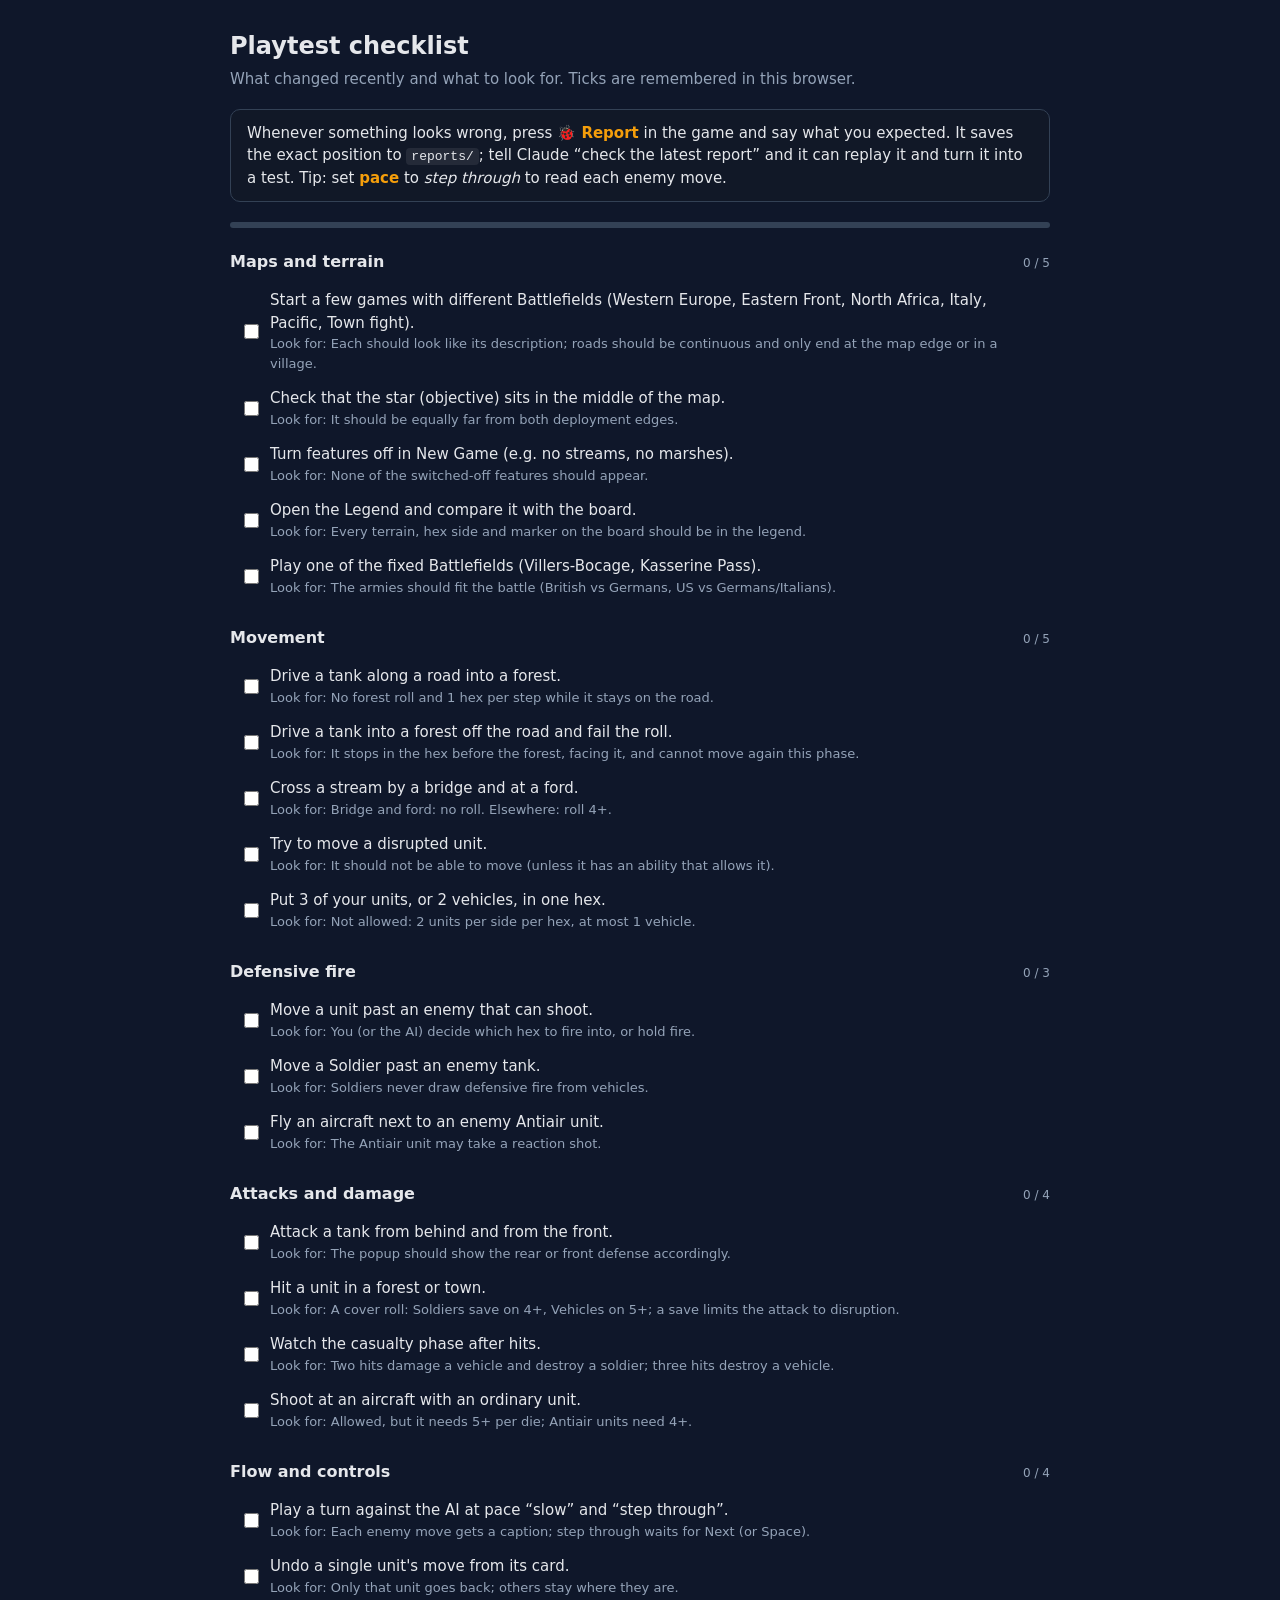
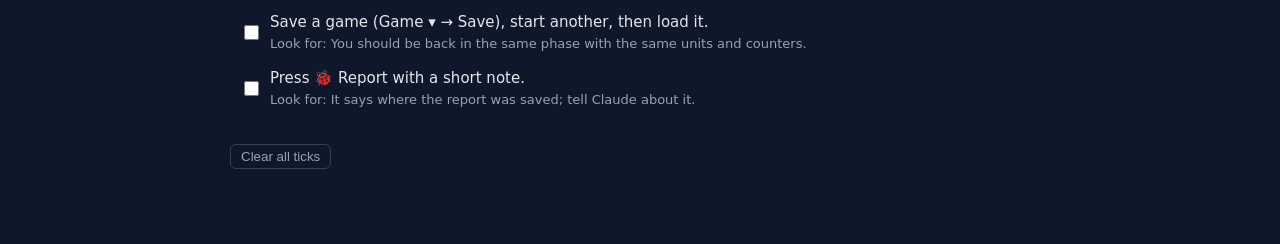
<file: static/playtest.html>
<!doctype html>
<html lang="en">
<head>
<meta charset="utf-8">
<meta name="viewport" content="width=device-width, initial-scale=1">
<title>Playtest checklist</title>
<style>
  :root { --bg: #0f172a; --panel: #111827; --line: #334155; --text: #e5e7eb; --muted: #94a3b8; --accent: #f59e0b; --good: #22c55e; }
  body { margin: 0; background: var(--bg); color: var(--text); font: 15px/1.5 system-ui, -apple-system, Segoe UI, sans-serif; }
  main { max-width: 820px; margin: 0 auto; padding: 28px 20px 60px; }
  h1 { font-size: 24px; margin: 0 0 4px; }
  .lede { color: var(--muted); margin: 0 0 18px; }
  .how { background: var(--panel); border: 1px solid var(--line); border-radius: 10px; padding: 12px 16px; margin-bottom: 20px; }
  .how b { color: var(--accent); }
  section { margin: 22px 0; }
  h2 { font-size: 16px; margin: 0 0 8px; display: flex; justify-content: space-between; align-items: baseline; }
  h2 .count { font-size: 12px; color: var(--muted); font-weight: 400; }
  label.item { display: grid; grid-template-columns: 22px 1fr; gap: 8px; padding: 7px 10px; border-radius: 6px; cursor: pointer; }
  label.item:hover { background: rgba(255,255,255,.04); }
  label.item input { margin-top: 4px; accent-color: var(--good); }
  label.item.done span { color: var(--muted); text-decoration: line-through; text-decoration-color: rgba(148,163,184,.5); }
  .look { display: block; color: var(--muted); font-size: 13px; }
  label.item.done .look { text-decoration: none; }
  .bar { height: 6px; background: var(--line); border-radius: 3px; overflow: hidden; margin: 6px 0 0; }
  .bar div { height: 100%; background: var(--good); width: 0; transition: width .2s; }
  button { background: transparent; color: var(--muted); border: 1px solid var(--line); border-radius: 6px; padding: 4px 10px; cursor: pointer; }
  code { background: rgba(255,255,255,.08); padding: 1px 5px; border-radius: 4px; font-size: 13px; }
</style>
</head>
<body>
<main>
  <h1>Playtest checklist</h1>
  <p class="lede">What changed recently and what to look for. Ticks are remembered in this browser.</p>
  <div class="how">
    Whenever something looks wrong, press <b>🐞 Report</b> in the game and say what you expected. It saves the exact
    position to <code>reports/</code>; tell Claude “check the latest report” and it can replay it and turn it into a test.
    Tip: set <b>pace</b> to <i>step through</i> to read each enemy move.
  </div>
  <div class="bar"><div id="progress"></div></div>
  <div id="list"></div>
  <p style="margin-top:28px"><button id="reset">Clear all ticks</button></p>
</main>
<script>
const SECTIONS = [
  ['Maps and terrain', [
    ['Start a few games with different Battlefields (Western Europe, Eastern Front, North Africa, Italy, Pacific, Town fight).',
     'Each should look like its description; roads should be continuous and only end at the map edge or in a village.'],
    ['Check that the star (objective) sits in the middle of the map.', 'It should be equally far from both deployment edges.'],
    ['Turn features off in New Game (e.g. no streams, no marshes).', 'None of the switched-off features should appear.'],
    ['Open the Legend and compare it with the board.', 'Every terrain, hex side and marker on the board should be in the legend.'],
    ['Play one of the fixed Battlefields (Villers-Bocage, Kasserine Pass).', 'The armies should fit the battle (British vs Germans, US vs Germans/Italians).'],
  ]],
  ['Movement', [
    ['Drive a tank along a road into a forest.', 'No forest roll and 1 hex per step while it stays on the road.'],
    ['Drive a tank into a forest off the road and fail the roll.', 'It stops in the hex before the forest, facing it, and cannot move again this phase.'],
    ['Cross a stream by a bridge and at a ford.', 'Bridge and ford: no roll. Elsewhere: roll 4+.'],
    ['Try to move a disrupted unit.', 'It should not be able to move (unless it has an ability that allows it).'],
    ['Put 3 of your units, or 2 vehicles, in one hex.', 'Not allowed: 2 units per side per hex, at most 1 vehicle.'],
  ]],
  ['Defensive fire', [
    ['Move a unit past an enemy that can shoot.', 'You (or the AI) decide which hex to fire into, or hold fire.'],
    ['Move a Soldier past an enemy tank.', 'Soldiers never draw defensive fire from vehicles.'],
    ['Fly an aircraft next to an enemy Antiair unit.', 'The Antiair unit may take a reaction shot.'],
  ]],
  ['Attacks and damage', [
    ['Attack a tank from behind and from the front.', 'The popup should show the rear or front defense accordingly.'],
    ['Hit a unit in a forest or town.', 'A cover roll: Soldiers save on 4+, Vehicles on 5+; a save limits the attack to disruption.'],
    ['Watch the casualty phase after hits.', 'Two hits damage a vehicle and destroy a soldier; three hits destroy a vehicle.'],
    ['Shoot at an aircraft with an ordinary unit.', 'Allowed, but it needs 5+ per die; Antiair units need 4+.'],
  ]],
  ['Flow and controls', [
    ['Play a turn against the AI at pace “slow” and “step through”.', 'Each enemy move gets a caption; step through waits for Next (or Space).'],
    ['Undo a single unit\'s move from its card.', 'Only that unit goes back; others stay where they are.'],
    ['Save a game (Game ▾ → Save), start another, then load it.', 'You should be back in the same phase with the same units and counters.'],
    ['Press 🐞 Report with a short note.', 'It says where the report was saved; tell Claude about it.'],
  ]],
];
const KEY = 'aa_playtest_v1';
let ticks = {};
try { ticks = JSON.parse(localStorage.getItem(KEY) || '{}'); } catch (e) { ticks = {}; }
const save = () => { try { localStorage.setItem(KEY, JSON.stringify(ticks)); } catch (e) { /* private mode */ } };
function render() {
  const list = document.getElementById('list');
  list.innerHTML = '';
  let total = 0, done = 0;
  SECTIONS.forEach(([title, items], si) => {
    const sec = document.createElement('section');
    const n = items.filter((_, i) => ticks[`${si}.${i}`]).length;
    sec.innerHTML = `<h2>${title}<span class="count">${n} / ${items.length}</span></h2>`;
    items.forEach(([what, look], i) => {
      const id = `${si}.${i}`;
      total++; if (ticks[id]) done++;
      const lab = document.createElement('label');
      lab.className = 'item' + (ticks[id] ? ' done' : '');
      lab.innerHTML = `<input type="checkbox" ${ticks[id] ? 'checked' : ''}><span>${what}<span class="look">Look for: ${look}</span></span>`;
      lab.querySelector('input').onchange = (e) => { ticks[id] = e.target.checked; save(); render(); };
      sec.appendChild(lab);
    });
    list.appendChild(sec);
  });
  document.getElementById('progress').style.width = `${Math.round(100 * done / Math.max(1, total))}%`;
}
document.getElementById('reset').onclick = () => { ticks = {}; save(); render(); };
render();
</script>
</body>
</html>
</file>
